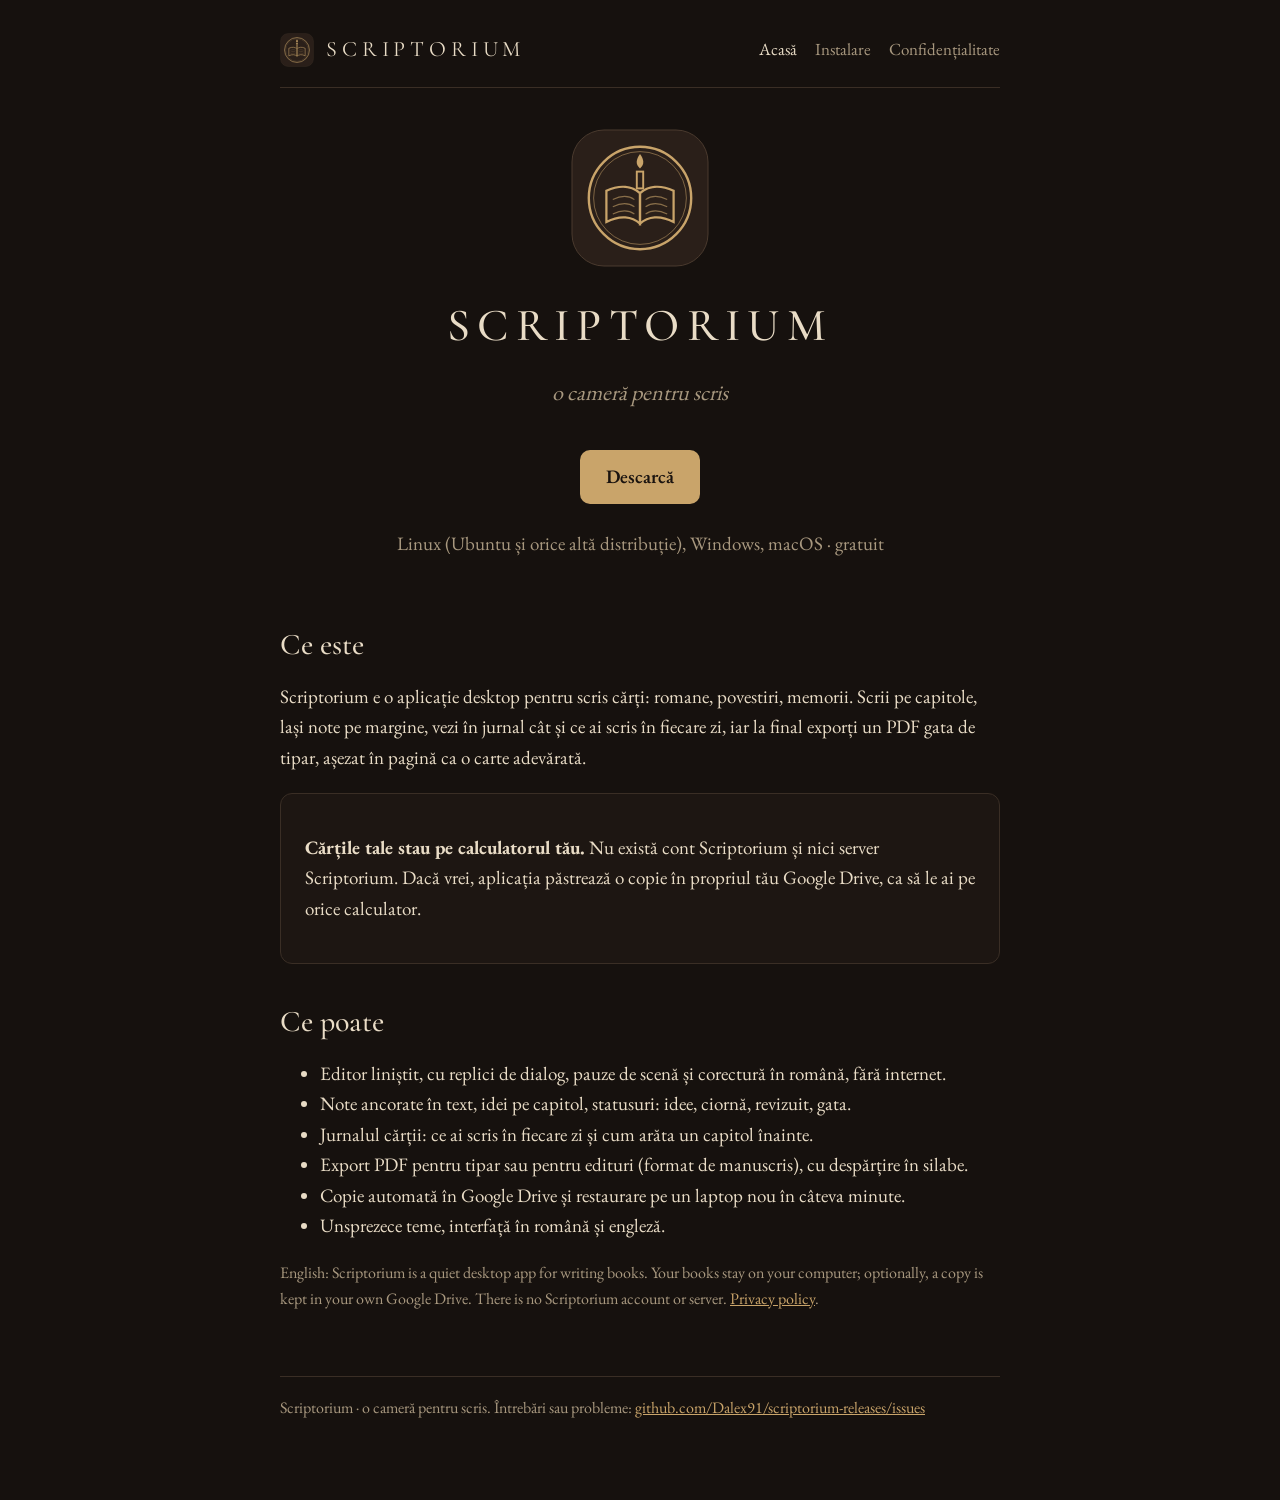
<file: index.html>
<!doctype html>
<html lang="ro">
<head>
<meta charset="utf-8">
<meta name="viewport" content="width=device-width, initial-scale=1">
<link rel="icon" href="favicon.png">
<link rel="stylesheet" href="style.css">
<title>Scriptorium</title>
<meta name="description" content="Scriptorium, o aplicație desktop liniștită pentru scris cărți.">
</head>
<body>
<div class="wrap">
<header class="top">
  <a class="brand" href="index.html"><img src="emblem.svg" width="34" height="34" alt="">Scriptorium</a>
  <nav class="links">
    <a href="index.html" aria-current="page">Acasă</a>
    <a href="instalare.html">Instalare</a>
    <a href="privacy.html">Confidențialitate</a>
  </nav>
</header>
<section class="hero">
  <img src="emblem.svg" alt="Emblema Scriptorium: o carte deschisă și o lumânare">
  <h1>Scriptorium</h1>
  <p class="lead">o cameră pentru scris</p>
  <a class="button" href="https://github.com/Dalex91/scriptorium-releases/releases/latest">Descarcă</a>
  <p class="muted">Linux (Ubuntu și orice altă distribuție), Windows, macOS · gratuit</p>
</section>

<h2>Ce este</h2>
<p>Scriptorium e o aplicație desktop pentru scris cărți: romane, povestiri, memorii. Scrii pe capitole, lași note pe margine, vezi în jurnal cât și ce ai scris în fiecare zi, iar la final exporți un PDF gata de tipar, așezat în pagină ca o carte adevărată.</p>

<div class="card">
  <p><strong>Cărțile tale stau pe calculatorul tău.</strong> Nu există cont Scriptorium și nici server Scriptorium. Dacă vrei, aplicația păstrează o copie în propriul tău Google Drive, ca să le ai pe orice calculator.</p>
</div>

<h2>Ce poate</h2>
<ul>
  <li>Editor liniștit, cu replici de dialog, pauze de scenă și corectură în română, fără internet.</li>
  <li>Note ancorate în text, idei pe capitol, statusuri: idee, ciornă, revizuit, gata.</li>
  <li>Jurnalul cărții: ce ai scris în fiecare zi și cum arăta un capitol înainte.</li>
  <li>Export PDF pentru tipar sau pentru edituri (format de manuscris), cu despărțire în silabe.</li>
  <li>Copie automată în Google Drive și restaurare pe un laptop nou în câteva minute.</li>
  <li>Unsprezece teme, interfață în română și engleză.</li>
</ul>

<p class="lang">English: Scriptorium is a quiet desktop app for writing books. Your books stay on your computer; optionally, a copy is kept in your own Google Drive. There is no Scriptorium account or server. <a href="privacy.html#en">Privacy policy</a>.</p>
<footer>Scriptorium · o cameră pentru scris. Întrebări sau probleme: <a href="https://github.com/Dalex91/scriptorium-releases/issues">github.com/Dalex91/scriptorium-releases/issues</a></footer>
</div>
</body>
</html>
</file>
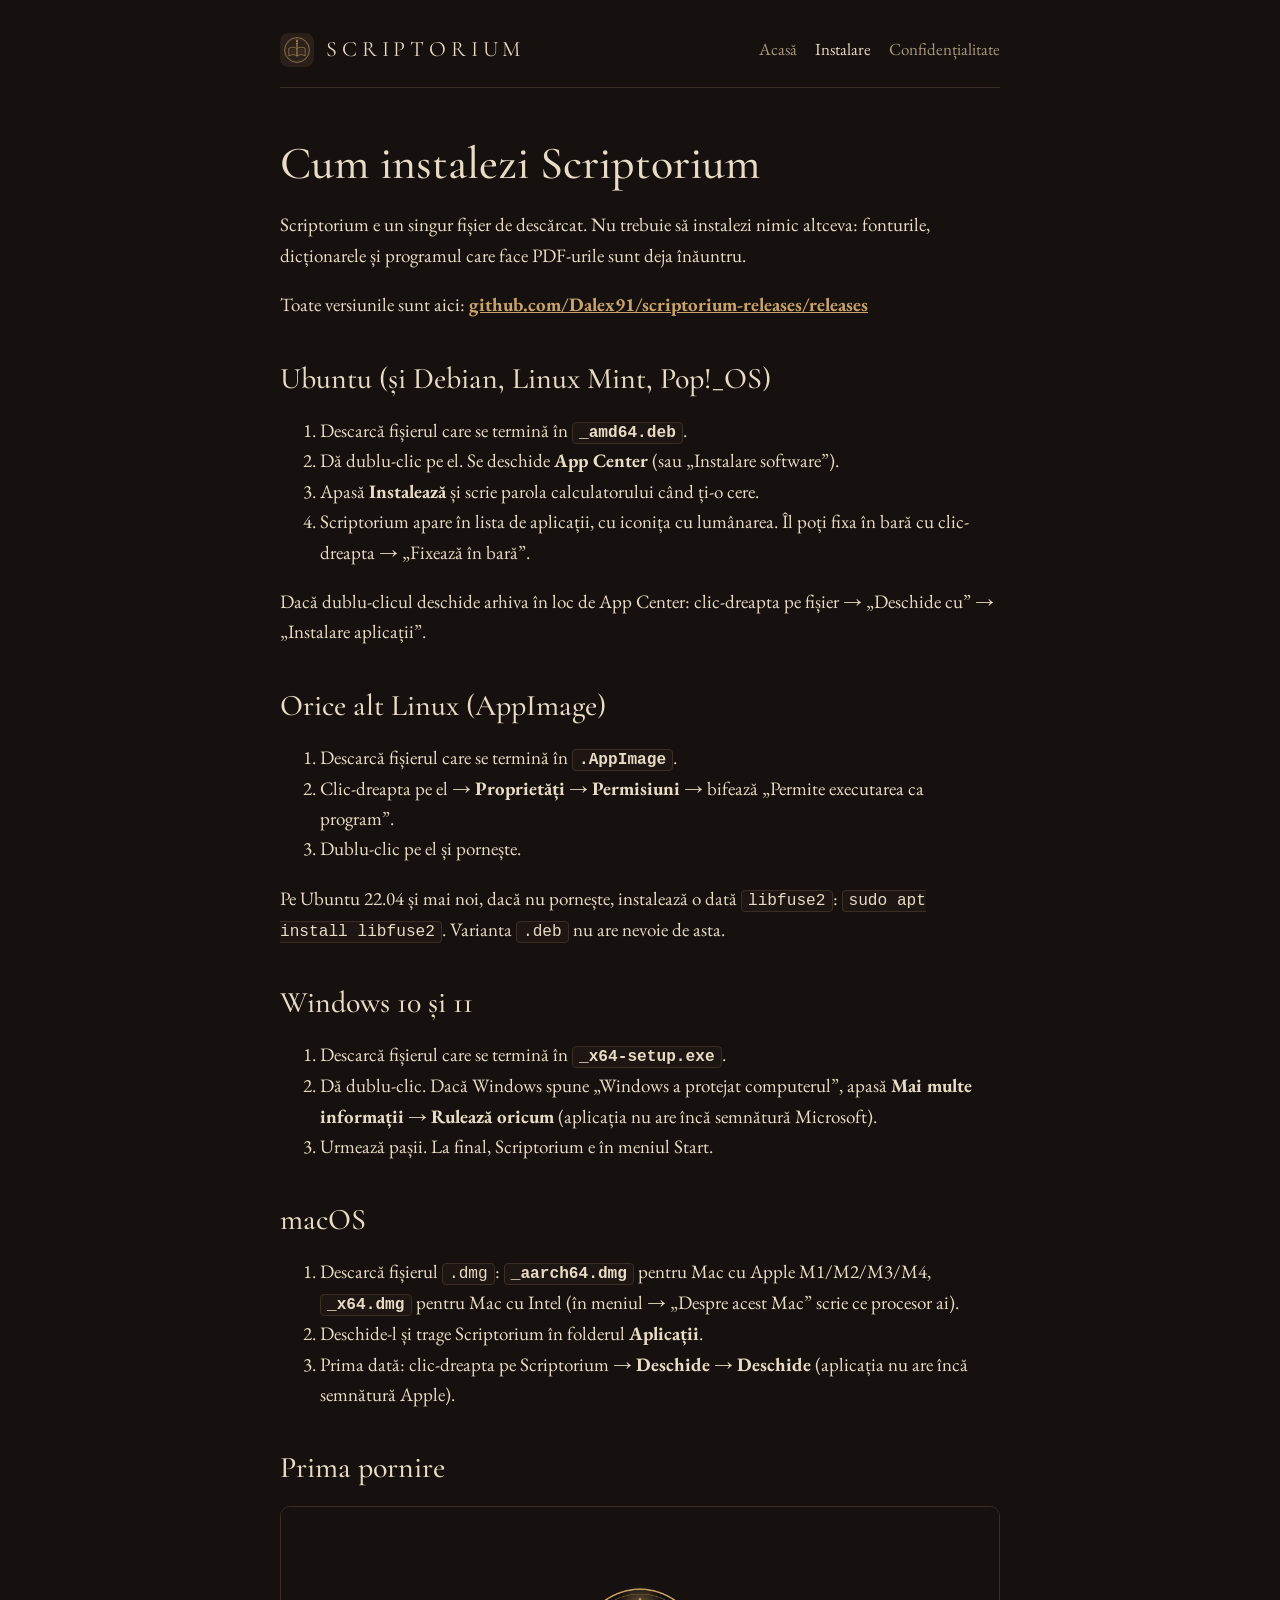
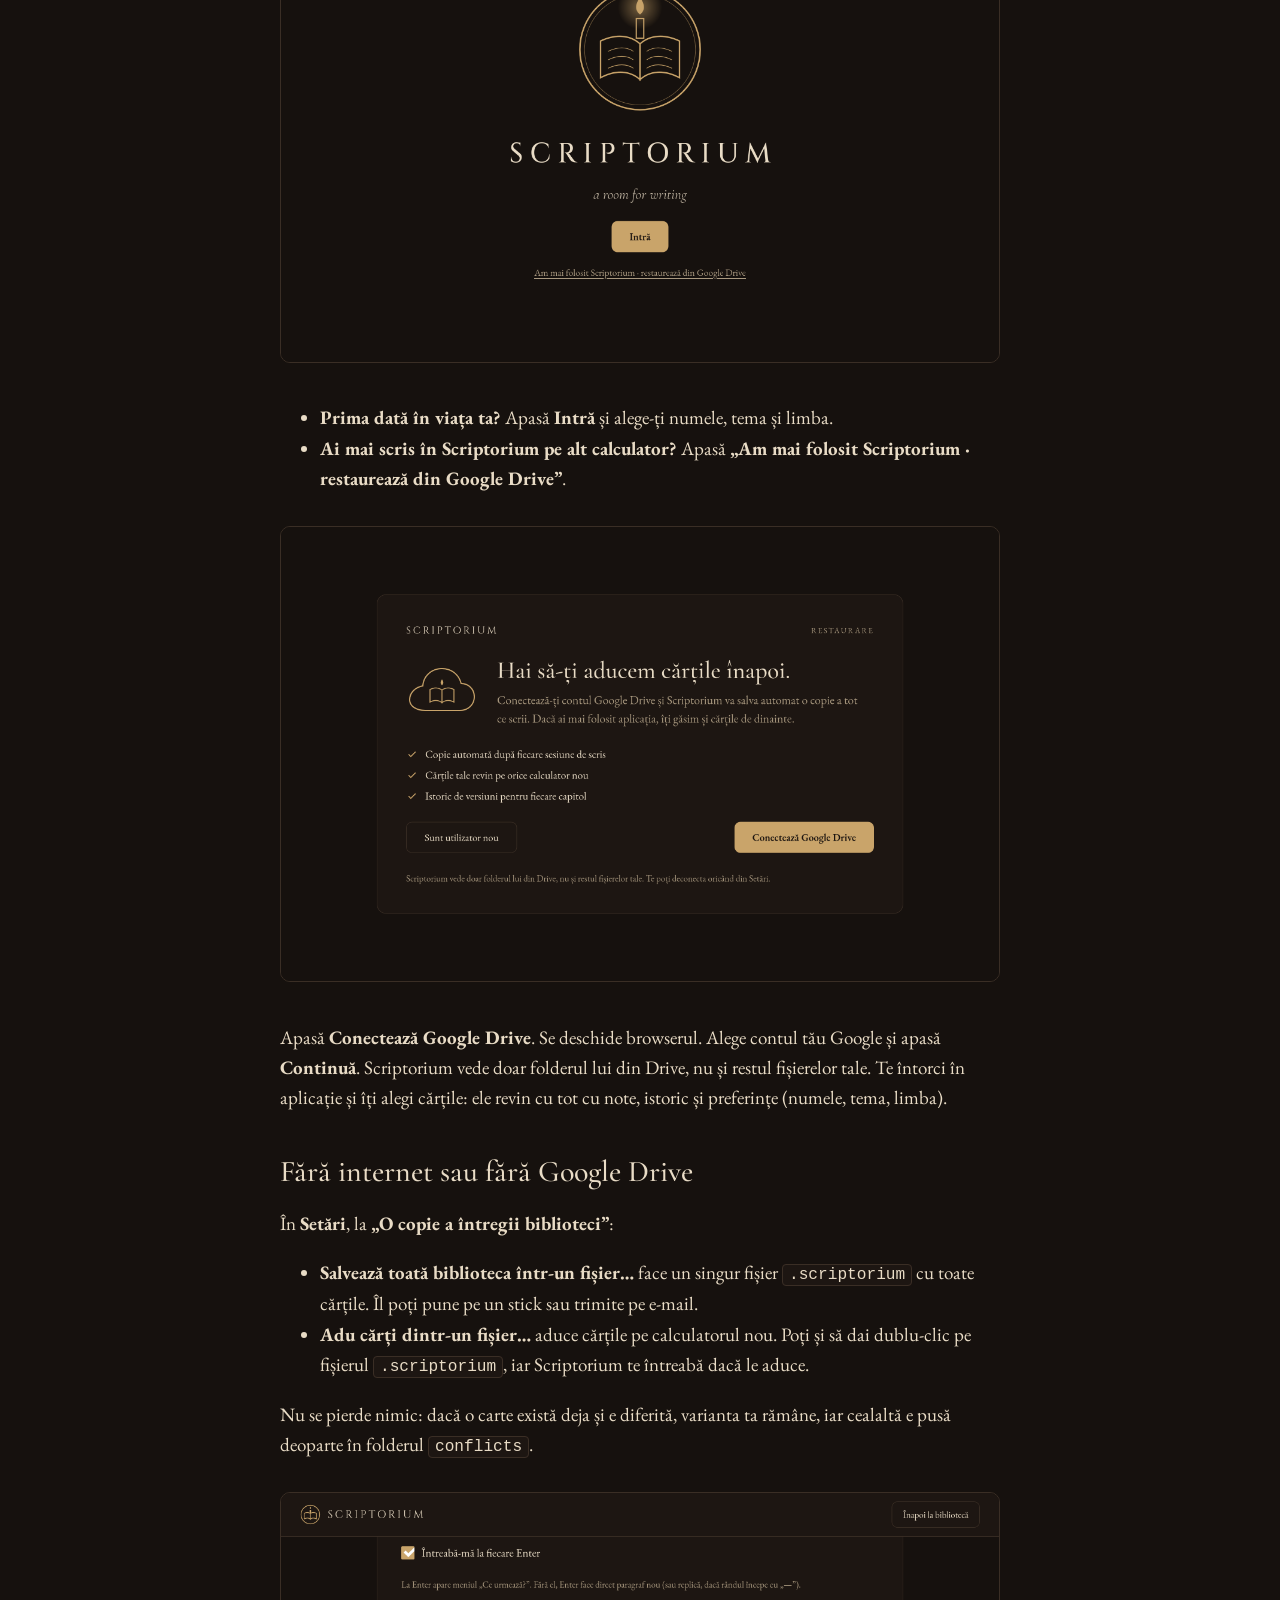
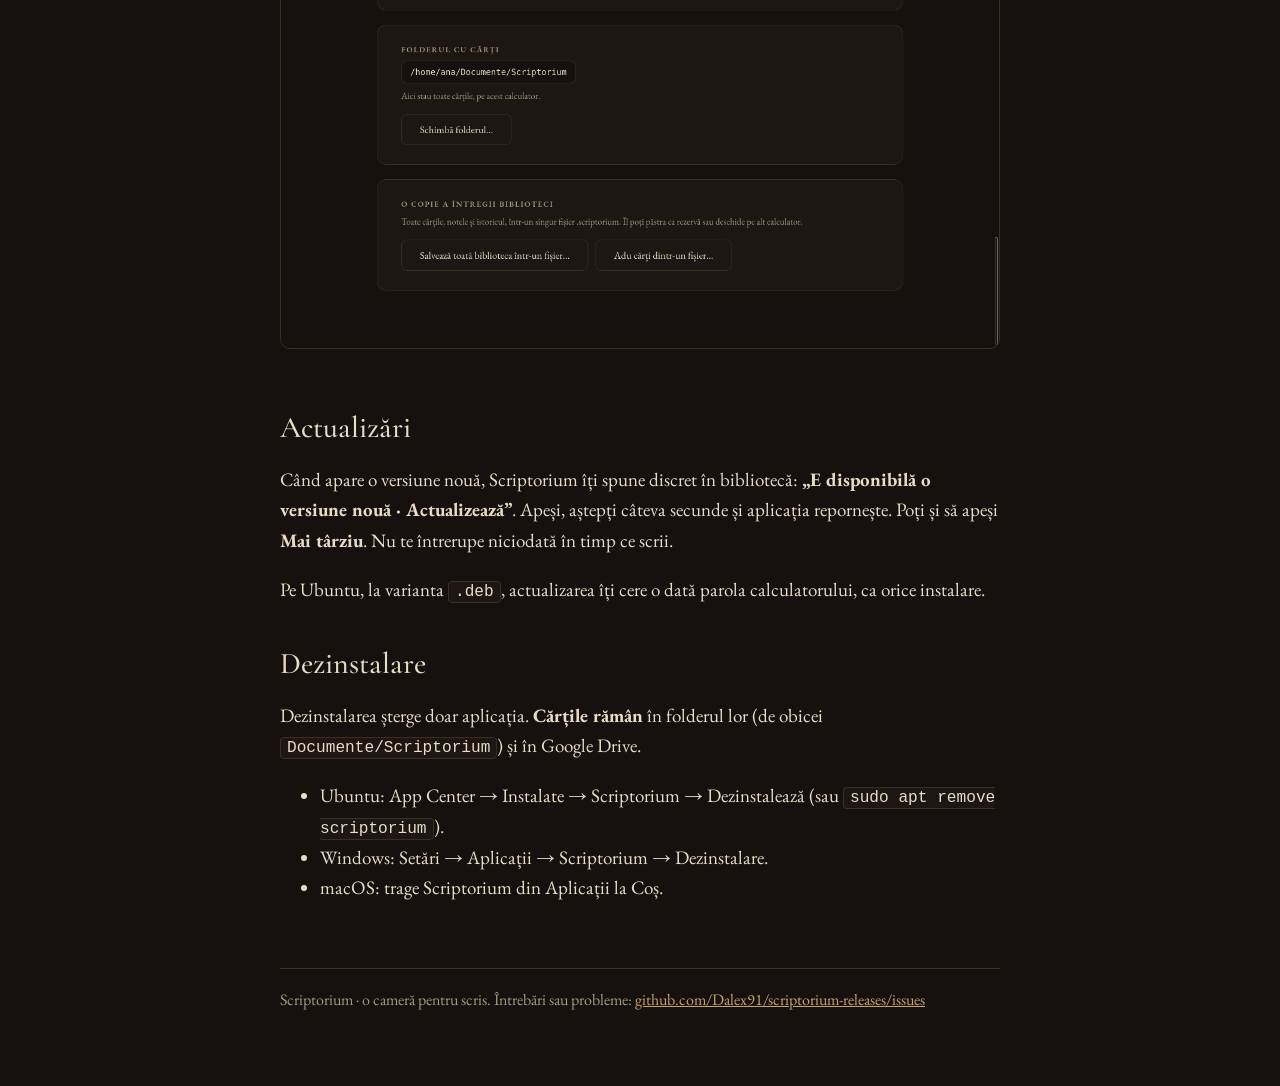
<file: instalare.html>
<!doctype html>
<html lang="ro">
<head>
<meta charset="utf-8">
<meta name="viewport" content="width=device-width, initial-scale=1">
<link rel="icon" href="favicon.png">
<link rel="stylesheet" href="style.css">
<title>Instalare · Scriptorium</title>
<meta name="description" content="Cum instalezi Scriptorium pe Linux, Windows și macOS.">
</head>
<body>
<div class="wrap">
<header class="top">
  <a class="brand" href="index.html"><img src="emblem.svg" width="34" height="34" alt="">Scriptorium</a>
  <nav class="links">
    <a href="index.html">Acasă</a>
    <a href="instalare.html" aria-current="page">Instalare</a>
    <a href="privacy.html">Confidențialitate</a>
  </nav>
</header>
<h1>Cum instalezi Scriptorium</h1>
<p>Scriptorium e un singur fișier de descărcat. Nu trebuie să instalezi nimic altceva: fonturile, dicționarele și programul care face PDF-urile sunt deja înăuntru.</p>
<p>Toate versiunile sunt aici: <strong><a href="https://github.com/Dalex91/scriptorium-releases/releases/latest">github.com/Dalex91/scriptorium-releases/releases</a></strong></p>
<h2>Ubuntu (și Debian, Linux Mint, Pop!_OS)</h2>
<ol>
<li>Descarcă fișierul care se termină în <strong><code>_amd64.deb</code></strong>.</li>
<li>Dă dublu-clic pe el. Se deschide <strong>App Center</strong> (sau „Instalare software”).</li>
<li>Apasă <strong>Instalează</strong> și scrie parola calculatorului când ți-o cere.</li>
<li>Scriptorium apare în lista de aplicații, cu iconița cu lumânarea. Îl poți fixa în bară cu clic-dreapta → „Fixează în bară”.</li>
</ol>
<p>Dacă dublu-clicul deschide arhiva în loc de App Center: clic-dreapta pe fișier → „Deschide cu” → „Instalare aplicații”.</p>
<h2>Orice alt Linux (AppImage)</h2>
<ol>
<li>Descarcă fișierul care se termină în <strong><code>.AppImage</code></strong>.</li>
<li>Clic-dreapta pe el → <strong>Proprietăți</strong> → <strong>Permisiuni</strong> → bifează „Permite executarea ca program”.</li>
<li>Dublu-clic pe el și pornește.</li>
</ol>
<p>Pe Ubuntu 22.04 și mai noi, dacă nu pornește, instalează o dată <code>libfuse2</code>: <code>sudo apt install libfuse2</code>. Varianta <code>.deb</code> nu are nevoie de asta.</p>
<h2>Windows 10 și 11</h2>
<ol>
<li>Descarcă fișierul care se termină în <strong><code>_x64-setup.exe</code></strong>.</li>
<li>Dă dublu-clic. Dacă Windows spune „Windows a protejat computerul”, apasă <strong>Mai multe informații</strong> → <strong>Rulează oricum</strong> (aplicația nu are încă semnătură Microsoft).</li>
<li>Urmează pașii. La final, Scriptorium e în meniul Start.</li>
</ol>
<h2>macOS</h2>
<ol>
<li>Descarcă fișierul <code>.dmg</code>: <strong><code>_aarch64.dmg</code></strong> pentru Mac cu Apple M1/M2/M3/M4, <strong><code>_x64.dmg</code></strong> pentru Mac cu Intel (în meniul  → „Despre acest Mac” scrie ce procesor ai).</li>
<li>Deschide-l și trage Scriptorium în folderul <strong>Aplicații</strong>.</li>
<li>Prima dată: clic-dreapta pe Scriptorium → <strong>Deschide</strong> → <strong>Deschide</strong> (aplicația nu are încă semnătură Apple).</li>
</ol>
<h2>Prima pornire</h2>
<img class="shot" src="install/1-pornire.png" alt="Prima pornire" loading="lazy">
<ul>
<li><strong>Prima dată în viața ta?</strong> Apasă <strong>Intră</strong> și alege-ți numele, tema și limba.</li>
<li><strong>Ai mai scris în Scriptorium pe alt calculator?</strong> Apasă <strong>„Am mai folosit Scriptorium · restaurează din Google Drive”</strong>.</li>
</ul>
<img class="shot" src="install/2-restaurare.png" alt="Restaurare din Google Drive" loading="lazy">
<p>Apasă <strong>Conectează Google Drive</strong>. Se deschide browserul. Alege contul tău Google și apasă <strong>Continuă</strong>. Scriptorium vede doar folderul lui din Drive, nu și restul fișierelor tale. Te întorci în aplicație și îți alegi cărțile: ele revin cu tot cu note, istoric și preferințe (numele, tema, limba).</p>
<h2>Fără internet sau fără Google Drive</h2>
<p>În <strong>Setări</strong>, la <strong>„O copie a întregii biblioteci”</strong>:</p>
<ul>
<li><strong>Salvează toată biblioteca într-un fișier…</strong> face un singur fișier <code>.scriptorium</code> cu toate cărțile. Îl poți pune pe un stick sau trimite pe e-mail.</li>
<li><strong>Adu cărți dintr-un fișier…</strong> aduce cărțile pe calculatorul nou. Poți și să dai dublu-clic pe fișierul <code>.scriptorium</code>, iar Scriptorium te întreabă dacă le aduce.</li>
</ul>
<p>Nu se pierde nimic: dacă o carte există deja și e diferită, varianta ta rămâne, iar cealaltă e pusă deoparte în folderul <code>conflicts</code>.</p>
<img class="shot" src="install/3-copie-biblioteca.png" alt="Copia bibliotecii, în Setări" loading="lazy">
<h2>Actualizări</h2>
<p>Când apare o versiune nouă, Scriptorium îți spune discret în bibliotecă: <strong>„E disponibilă o versiune nouă · Actualizează”</strong>. Apeși, aștepți câteva secunde și aplicația repornește. Poți și să apeși <strong>Mai târziu</strong>. Nu te întrerupe niciodată în timp ce scrii.</p>
<p>Pe Ubuntu, la varianta <code>.deb</code>, actualizarea îți cere o dată parola calculatorului, ca orice instalare.</p>
<h2>Dezinstalare</h2>
<p>Dezinstalarea șterge doar aplicația. <strong>Cărțile rămân</strong> în folderul lor (de obicei <code>Documente/Scriptorium</code>) și în Google Drive.</p>
<ul>
<li>Ubuntu: App Center → Instalate → Scriptorium → Dezinstalează (sau <code>sudo apt remove scriptorium</code>).</li>
<li>Windows: Setări → Aplicații → Scriptorium → Dezinstalare.</li>
<li>macOS: trage Scriptorium din Aplicații la Coș.</li>
</ul>
<footer>Scriptorium · o cameră pentru scris. Întrebări sau probleme: <a href="https://github.com/Dalex91/scriptorium-releases/issues">github.com/Dalex91/scriptorium-releases/issues</a></footer>
</div>
</body>
</html>
</file>
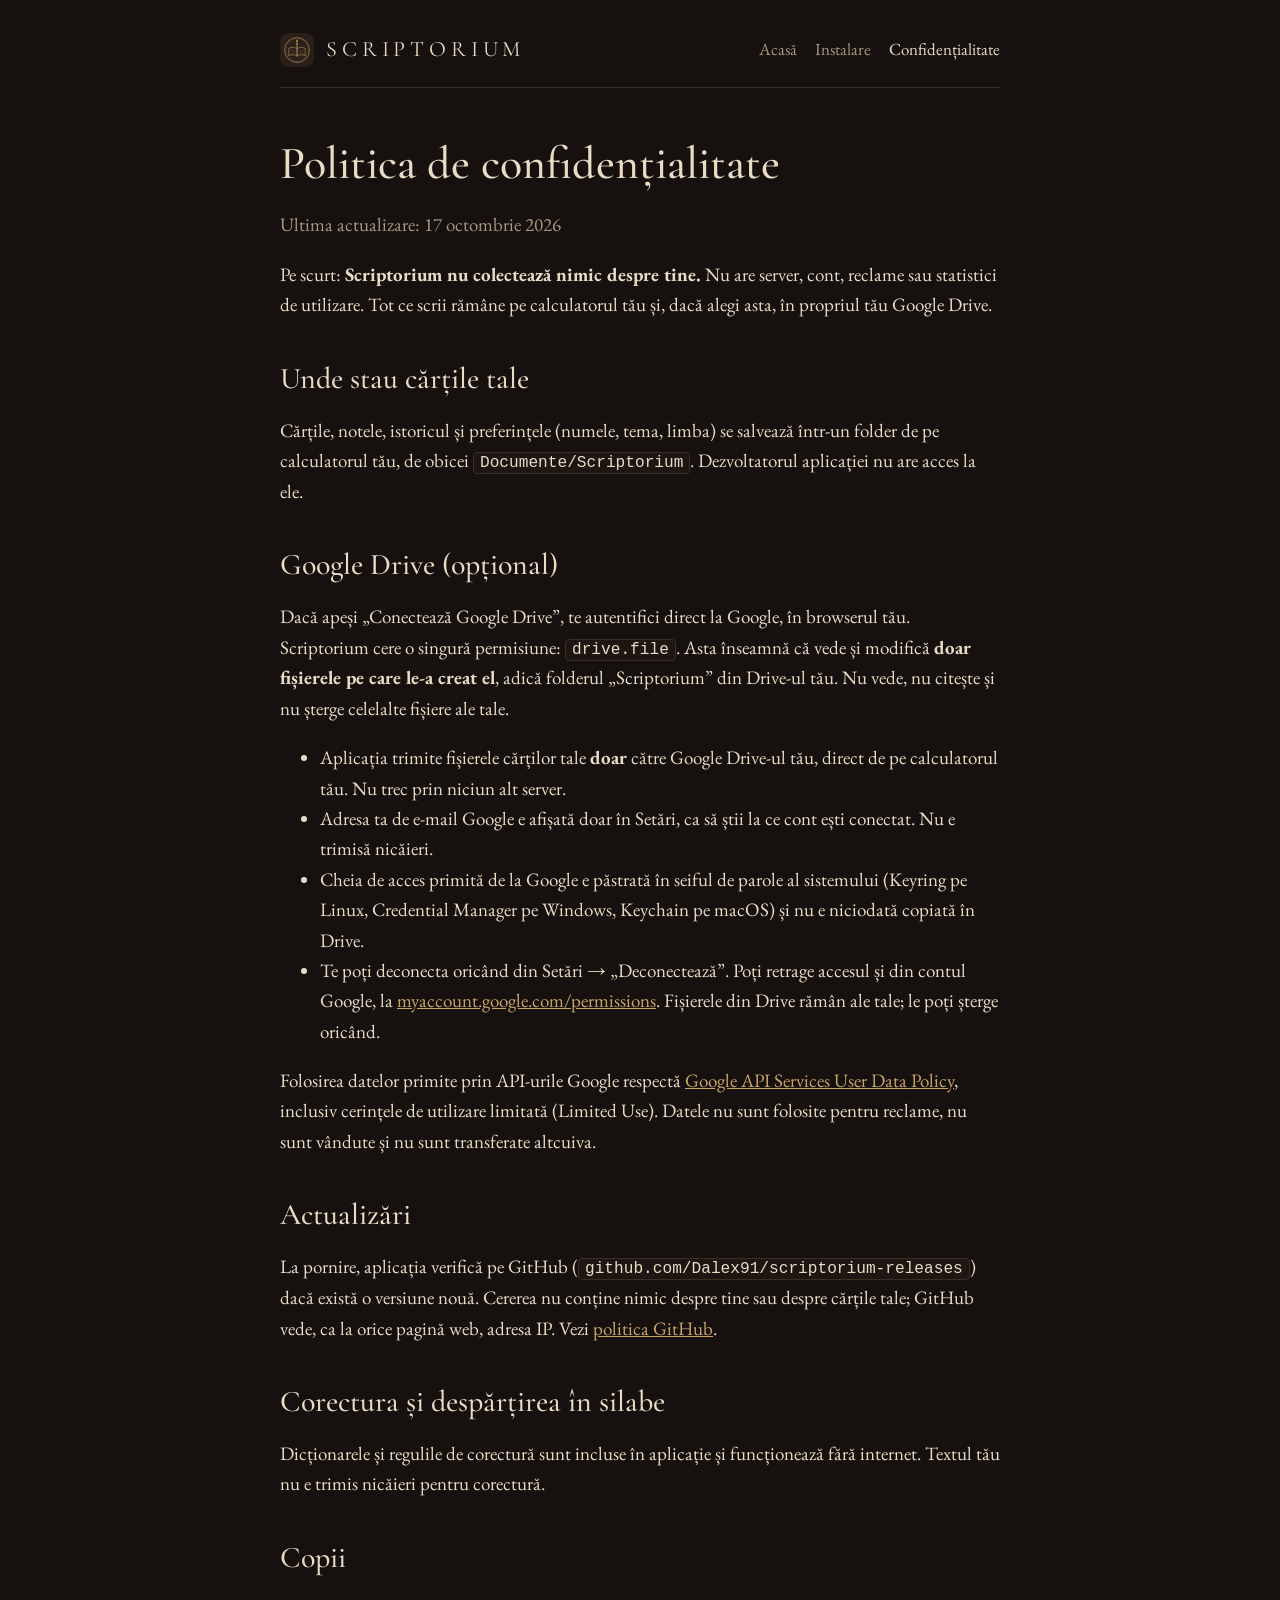
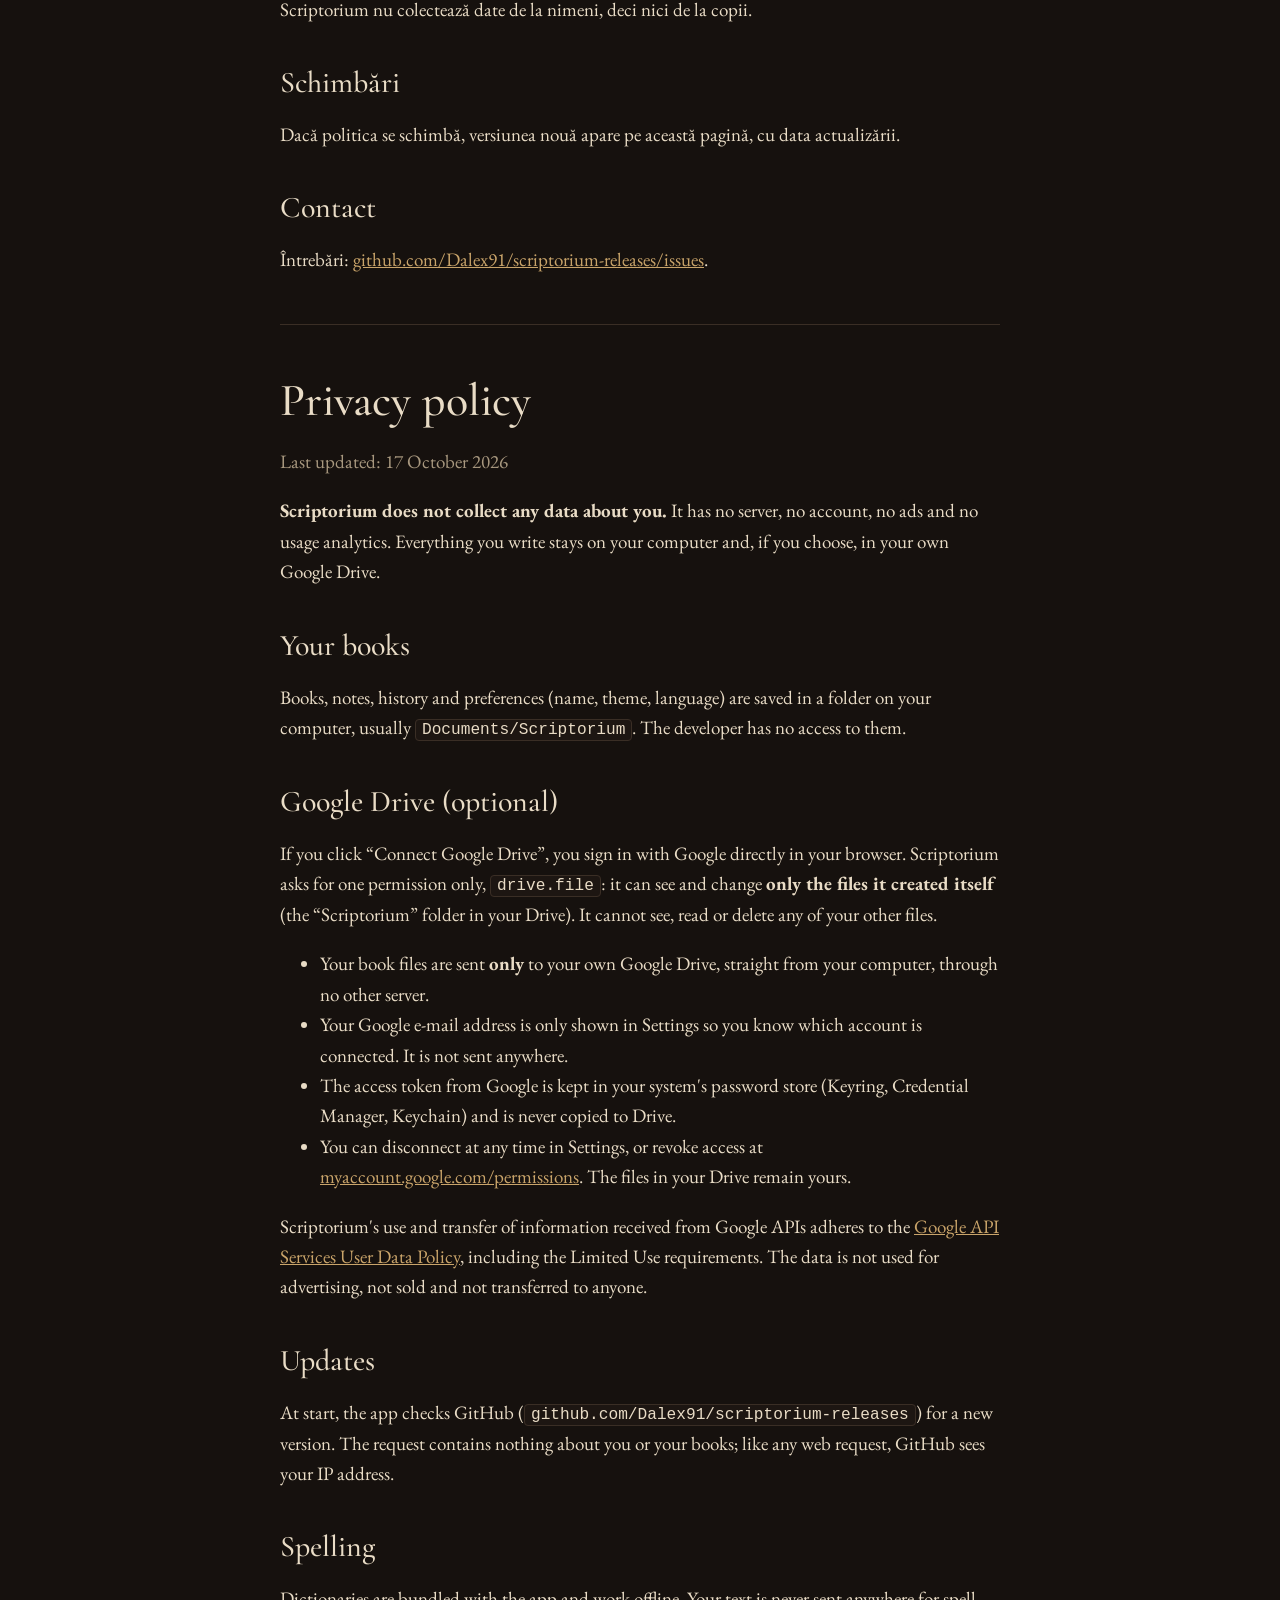
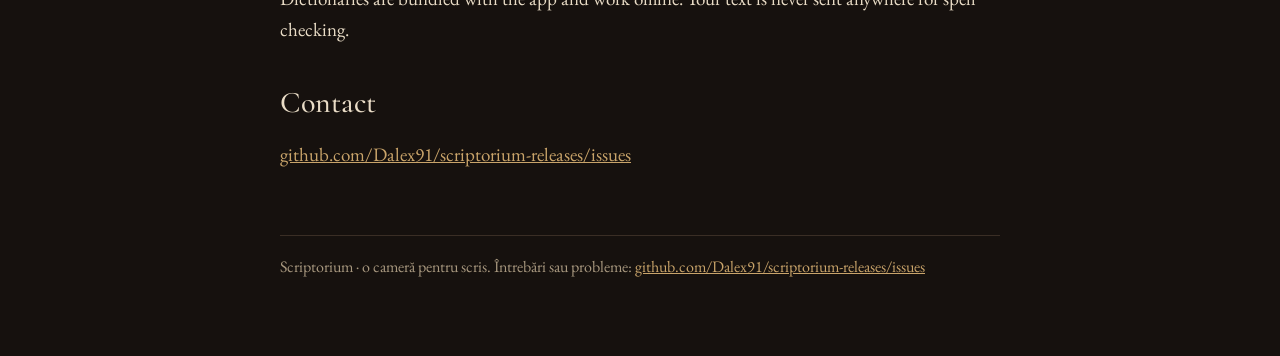
<file: privacy.html>
<!doctype html>
<html lang="ro">
<head>
<meta charset="utf-8">
<meta name="viewport" content="width=device-width, initial-scale=1">
<link rel="icon" href="favicon.png">
<link rel="stylesheet" href="style.css">
<title>Confidențialitate · Scriptorium</title>
<meta name="description" content="Politica de confidențialitate Scriptorium: ce date folosește aplicația și unde stau.">
</head>
<body>
<div class="wrap">
<header class="top">
  <a class="brand" href="index.html"><img src="emblem.svg" width="34" height="34" alt="">Scriptorium</a>
  <nav class="links">
    <a href="index.html">Acasă</a>
    <a href="instalare.html">Instalare</a>
    <a href="privacy.html" aria-current="page">Confidențialitate</a>
  </nav>
</header>
<h1>Politica de confidențialitate</h1>
<p class="muted">Ultima actualizare: 17 octombrie 2026</p>

<p>Pe scurt: <strong>Scriptorium nu colectează nimic despre tine.</strong> Nu are server, cont, reclame sau statistici de utilizare. Tot ce scrii rămâne pe calculatorul tău și, dacă alegi asta, în propriul tău Google Drive.</p>

<h2>Unde stau cărțile tale</h2>
<p>Cărțile, notele, istoricul și preferințele (numele, tema, limba) se salvează într-un folder de pe calculatorul tău, de obicei <code>Documente/Scriptorium</code>. Dezvoltatorul aplicației nu are acces la ele.</p>

<h2>Google Drive (opțional)</h2>
<p>Dacă apeși „Conectează Google Drive”, te autentifici direct la Google, în browserul tău. Scriptorium cere o singură permisiune: <code>drive.file</code>. Asta înseamnă că vede și modifică <strong>doar fișierele pe care le-a creat el</strong>, adică folderul „Scriptorium” din Drive-ul tău. Nu vede, nu citește și nu șterge celelalte fișiere ale tale.</p>
<ul>
  <li>Aplicația trimite fișierele cărților tale <strong>doar</strong> către Google Drive-ul tău, direct de pe calculatorul tău. Nu trec prin niciun alt server.</li>
  <li>Adresa ta de e-mail Google e afișată doar în Setări, ca să știi la ce cont ești conectat. Nu e trimisă nicăieri.</li>
  <li>Cheia de acces primită de la Google e păstrată în seiful de parole al sistemului (Keyring pe Linux, Credential Manager pe Windows, Keychain pe macOS) și nu e niciodată copiată în Drive.</li>
  <li>Te poți deconecta oricând din Setări → „Deconectează”. Poți retrage accesul și din contul Google, la <a href="https://myaccount.google.com/permissions">myaccount.google.com/permissions</a>. Fișierele din Drive rămân ale tale; le poți șterge oricând.</li>
</ul>
<p>Folosirea datelor primite prin API-urile Google respectă <a href="https://developers.google.com/terms/api-services-user-data-policy">Google API Services User Data Policy</a>, inclusiv cerințele de utilizare limitată (Limited Use). Datele nu sunt folosite pentru reclame, nu sunt vândute și nu sunt transferate altcuiva.</p>

<h2>Actualizări</h2>
<p>La pornire, aplicația verifică pe GitHub (<code>github.com/Dalex91/scriptorium-releases</code>) dacă există o versiune nouă. Cererea nu conține nimic despre tine sau despre cărțile tale; GitHub vede, ca la orice pagină web, adresa IP. Vezi <a href="https://docs.github.com/site-policy/privacy-policies/github-general-privacy-statement">politica GitHub</a>.</p>

<h2>Corectura și despărțirea în silabe</h2>
<p>Dicționarele și regulile de corectură sunt incluse în aplicație și funcționează fără internet. Textul tău nu e trimis nicăieri pentru corectură.</p>

<h2>Copii</h2>
<p>Scriptorium nu colectează date de la nimeni, deci nici de la copii.</p>

<h2>Schimbări</h2>
<p>Dacă politica se schimbă, versiunea nouă apare pe această pagină, cu data actualizării.</p>

<h2>Contact</h2>
<p>Întrebări: <a href="https://github.com/Dalex91/scriptorium-releases/issues">github.com/Dalex91/scriptorium-releases/issues</a>.</p>

<hr style="border:0;border-top:1px solid var(--border);margin:48px 0 0">

<h1 id="en" lang="en">Privacy policy</h1>
<div lang="en">
<p class="muted">Last updated: 17 October 2026</p>
<p><strong>Scriptorium does not collect any data about you.</strong> It has no server, no account, no ads and no usage analytics. Everything you write stays on your computer and, if you choose, in your own Google Drive.</p>
<h2>Your books</h2>
<p>Books, notes, history and preferences (name, theme, language) are saved in a folder on your computer, usually <code>Documents/Scriptorium</code>. The developer has no access to them.</p>
<h2>Google Drive (optional)</h2>
<p>If you click “Connect Google Drive”, you sign in with Google directly in your browser. Scriptorium asks for one permission only, <code>drive.file</code>: it can see and change <strong>only the files it created itself</strong> (the “Scriptorium” folder in your Drive). It cannot see, read or delete any of your other files.</p>
<ul>
  <li>Your book files are sent <strong>only</strong> to your own Google Drive, straight from your computer, through no other server.</li>
  <li>Your Google e-mail address is only shown in Settings so you know which account is connected. It is not sent anywhere.</li>
  <li>The access token from Google is kept in your system's password store (Keyring, Credential Manager, Keychain) and is never copied to Drive.</li>
  <li>You can disconnect at any time in Settings, or revoke access at <a href="https://myaccount.google.com/permissions">myaccount.google.com/permissions</a>. The files in your Drive remain yours.</li>
</ul>
<p>Scriptorium's use and transfer of information received from Google APIs adheres to the <a href="https://developers.google.com/terms/api-services-user-data-policy">Google API Services User Data Policy</a>, including the Limited Use requirements. The data is not used for advertising, not sold and not transferred to anyone.</p>
<h2>Updates</h2>
<p>At start, the app checks GitHub (<code>github.com/Dalex91/scriptorium-releases</code>) for a new version. The request contains nothing about you or your books; like any web request, GitHub sees your IP address.</p>
<h2>Spelling</h2>
<p>Dictionaries are bundled with the app and work offline. Your text is never sent anywhere for spell checking.</p>
<h2>Contact</h2>
<p><a href="https://github.com/Dalex91/scriptorium-releases/issues">github.com/Dalex91/scriptorium-releases/issues</a></p>
</div>
<footer>Scriptorium · o cameră pentru scris. Întrebări sau probleme: <a href="https://github.com/Dalex91/scriptorium-releases/issues">github.com/Dalex91/scriptorium-releases/issues</a></footer>
</div>
</body>
</html>
</file>
<file: style.css>
/* Scriptorium's public pages, in the Dark Academia theme (design/themes.json). The fonts are
   copied from src-tauri/resources/fonts when the site is published (.github/workflows/site.yml). */
@font-face {
  font-family: "Cormorant Garamond";
  src: url("fonts/CormorantGaramond.ttf") format("truetype");
  font-weight: 300 700;
  font-display: swap;
}
@font-face {
  font-family: "EB Garamond";
  src: url("fonts/EBGaramond.ttf") format("truetype");
  font-weight: 400 800;
  font-display: swap;
}

:root {
  --bg: #16110e;
  --panel: #1d1612;
  --border: #3a2e25;
  --text: #e9dcc6;
  --muted: #a8987f;
  --accent: #c9a46a;
  --on-accent: #1a130f;
  color-scheme: dark;
}

* {
  box-sizing: border-box;
}

body {
  margin: 0;
  background: var(--bg);
  color: var(--text);
  font-family: "EB Garamond", Georgia, serif;
  font-size: 19px;
  line-height: 1.6;
}

a {
  color: var(--accent);
}

.wrap {
  max-width: 760px;
  margin: 0 auto;
  padding: 32px 20px 80px;
}

header.top {
  display: flex;
  align-items: center;
  justify-content: space-between;
  gap: 16px;
  flex-wrap: wrap;
  padding-bottom: 20px;
  border-bottom: 1px solid var(--border);
}

.brand {
  display: inline-flex;
  align-items: center;
  gap: 12px;
  color: var(--text);
  text-decoration: none;
  font-family: "Cormorant Garamond", Georgia, serif;
  font-size: 22px;
  letter-spacing: 0.22em;
  text-transform: uppercase;
}

nav.links {
  display: flex;
  gap: 18px;
  flex-wrap: wrap;
  font-size: 17px;
}
nav.links a {
  color: var(--muted);
  text-decoration: none;
}
nav.links a:hover,
nav.links a[aria-current="page"] {
  color: var(--text);
}

h1,
h2 {
  font-family: "Cormorant Garamond", Georgia, serif;
  font-weight: 500;
  line-height: 1.2;
}
h1 {
  font-size: 46px;
  margin: 48px 0 12px;
}
h2 {
  font-size: 30px;
  margin: 40px 0 8px;
}

.lead {
  font-size: 22px;
  color: var(--muted);
  font-style: italic;
}

.hero {
  text-align: center;
  padding: 40px 0 8px;
}
.hero img {
  width: 140px;
  height: 140px;
}
.hero h1 {
  margin-top: 20px;
  letter-spacing: 0.16em;
  text-transform: uppercase;
}

.button {
  display: inline-block;
  margin: 18px 0 6px;
  padding: 12px 26px;
  border-radius: 10px;
  background: var(--accent);
  color: var(--on-accent);
  font-weight: 600;
  text-decoration: none;
}

.card {
  margin: 20px 0;
  padding: 20px 24px;
  border: 1px solid var(--border);
  border-radius: 12px;
  background: var(--panel);
}

.shot {
  width: 100%;
  height: auto;
  border: 1px solid var(--border);
  border-radius: 10px;
  margin: 12px 0;
}

.muted {
  color: var(--muted);
}

code {
  font-size: 0.85em;
  padding: 1px 6px;
  border-radius: 4px;
  background: var(--panel);
  border: 1px solid var(--border);
}

footer {
  margin-top: 64px;
  padding-top: 18px;
  border-top: 1px solid var(--border);
  font-size: 16px;
  color: var(--muted);
}

.lang {
  font-size: 16px;
  color: var(--muted);
}

@media (max-width: 560px) {
  h1 {
    font-size: 36px;
  }
}
</file>
